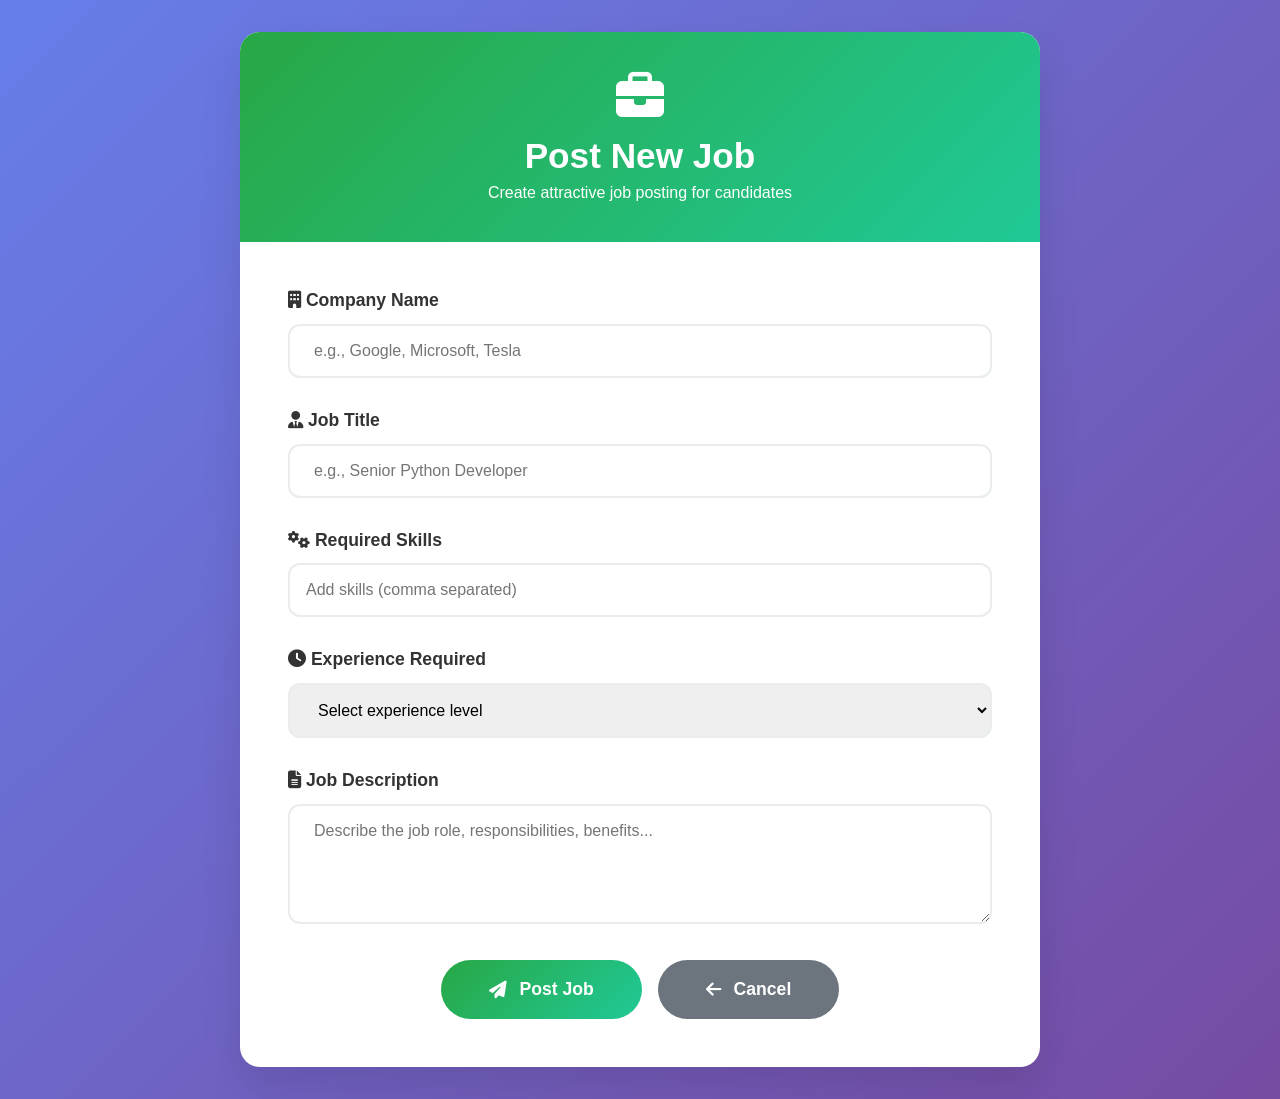
<file: post_job.html>
<!DOCTYPE html>
<html lang="en">
<head>
    <meta charset="UTF-8">
    <meta name="viewport" content="width=device-width, initial-scale=1.0">
    <title>Post New Job - Admin</title>
    <link href="https://cdnjs.cloudflare.com/ajax/libs/font-awesome/6.4.0/css/all.min.css" rel="stylesheet">
    <style>
        * { margin: 0; padding: 0; box-sizing: border-box; }
        body { 
            font-family: 'Segoe UI', sans-serif; 
            background: linear-gradient(135deg, #667eea 0%, #764ba2 100%);
            min-height: 100vh;
            padding: 2rem 0;
        }
        
        .job-form-container {
            max-width: 800px;
            margin: 0 auto;
            background: white;
            border-radius: 20px;
            box-shadow: 0 20px 40px rgba(0,0,0,0.1);
            overflow: hidden;
        }
        
        .form-header {
            background: linear-gradient(135deg, #28a745, #20c997);
            color: white;
            padding: 2.5rem;
            text-align: center;
        }
        
        .form-header i { font-size: 3rem; margin-bottom: 1rem; }
        .form-header h1 { font-size: 2.2rem; margin-bottom: 0.5rem; }
        
        .form-body {
            padding: 3rem;
        }
        
        .form-group {
            margin-bottom: 2rem;
        }
        
        .form-label {
            display: block;
            font-weight: 600;
            color: #333;
            margin-bottom: 0.8rem;
            font-size: 1.1rem;
        }
        
        .form-control {
            width: 100%;
            padding: 1rem 1.5rem;
            border: 2px solid #e9ecef;
            border-radius: 12px;
            font-size: 1rem;
            transition: all 0.3s;
            font-family: inherit;
        }
        
        .form-control:focus {
            outline: none;
            border-color: #28a745;
            box-shadow: 0 0 0 3px rgba(40,167,69,0.1);
        }
        
        .form-control.textarea {
            min-height: 120px;
            resize: vertical;
        }
        
        .skills-input {
            display: flex;
            flex-wrap: wrap;
            gap: 0.5rem;
            padding: 1rem;
            border: 2px solid #e9ecef;
            border-radius: 12px;
            min-height: 50px;
            align-items: center;
        }
        
        .skills-input:focus-within {
            border-color: #28a745;
            box-shadow: 0 0 0 3px rgba(40,167,69,0.1);
        }
        
        .skill-tag {
            background: #28a745;
            color: white;
            padding: 0.5rem 1rem;
            border-radius: 25px;
            font-size: 0.9rem;
            display: flex;
            align-items: center;
            gap: 0.5rem;
        }
        
        .skill-input {
            border: none;
            outline: none;
            flex: 1;
            font-size: 1rem;
            background: transparent;
        }
        
        .button-group {
            display: flex;
            gap: 1rem;
            justify-content: center;
            margin-top: 2rem;
        }
        
        .btn {
            padding: 1.2rem 3rem;
            border: none;
            border-radius: 50px;
            font-size: 1.1rem;
            font-weight: 600;
            cursor: pointer;
            transition: all 0.3s;
            text-decoration: none;
            display: inline-flex;
            align-items: center;
            gap: 0.8rem;
        }
        
        .btn-primary {
            background: linear-gradient(135deg, #28a745, #20c997);
            color: white;
        }
        
        .btn-primary:hover {
            transform: translateY(-3px);
            box-shadow: 0 10px 25px rgba(40,167,69,0.4);
        }
        
        .btn-secondary {
            background: #6c757d;
            color: white;
        }
        
        .btn-secondary:hover {
            background: #5a6268;
            transform: translateY(-3px);
        }
        
        @media (max-width: 768px) {
            .form-body { padding: 2rem 1.5rem; }
            .button-group { flex-direction: column; }
        }
    </style>
</head>
<body>
    <div class="job-form-container">
        <div class="form-header">
            <i class="fas fa-briefcase"></i>
            <h1>Post New Job</h1>
            <p>Create attractive job posting for candidates</p>
        </div>
        
        <form method="POST" class="form-body">
            <div class="form-group">
                <label class="form-label">
                    <i class="fas fa-building"></i> Company Name
                </label>
                <input type="text" name="company_name" class="form-control" required 
                       placeholder="e.g., Google, Microsoft, Tesla">
            </div>
            
            <div class="form-group">
                <label class="form-label">
                    <i class="fas fa-user-tie"></i> Job Title
                </label>
                <input type="text" name="job_title" class="form-control" required 
                       placeholder="e.g., Senior Python Developer">
            </div>
            
            <div class="form-group">
                <label class="form-label">
                    <i class="fas fa-cogs"></i> Required Skills
                </label>
                <div class="skills-input">
                    <input type="text" name="skills" class="skill-input" placeholder="Add skills (comma separated)">
                </div>
            </div>
            
            <div class="form-group">
                <label class="form-label">
                    <i class="fas fa-clock"></i> Experience Required
                </label>
                <select name="experience" class="form-control" required>
                    <option value="">Select experience level</option>
                    <option value="0-1 Year">0-1 Year</option>
                    <option value="1-3 Years">1-3 Years</option>
                    <option value="3-5 Years">3-5 Years</option>
                    <option value="5+ Years">5+ Years</option>
                    <option value="Fresher">Fresher</option>
                </select>
            </div>
            
            <div class="form-group">
                <label class="form-label">
                    <i class="fas fa-file-alt"></i> Job Description
                </label>
                <textarea name="job_description" class="form-control textarea" required 
                          placeholder="Describe the job role, responsibilities, benefits..."></textarea>
            </div>
            
            <div class="button-group">
                <button type="submit" class="btn btn-primary">
                    <i class="fas fa-paper-plane"></i>
                    Post Job
                </button>
                <a href="{{ url_for('admin_dashboard') }}" class="btn btn-secondary">
                    <i class="fas fa-arrow-left"></i>
                    Cancel
                </a>
            </div>
        </form>
    </div>
</body>
</html>
</file>
